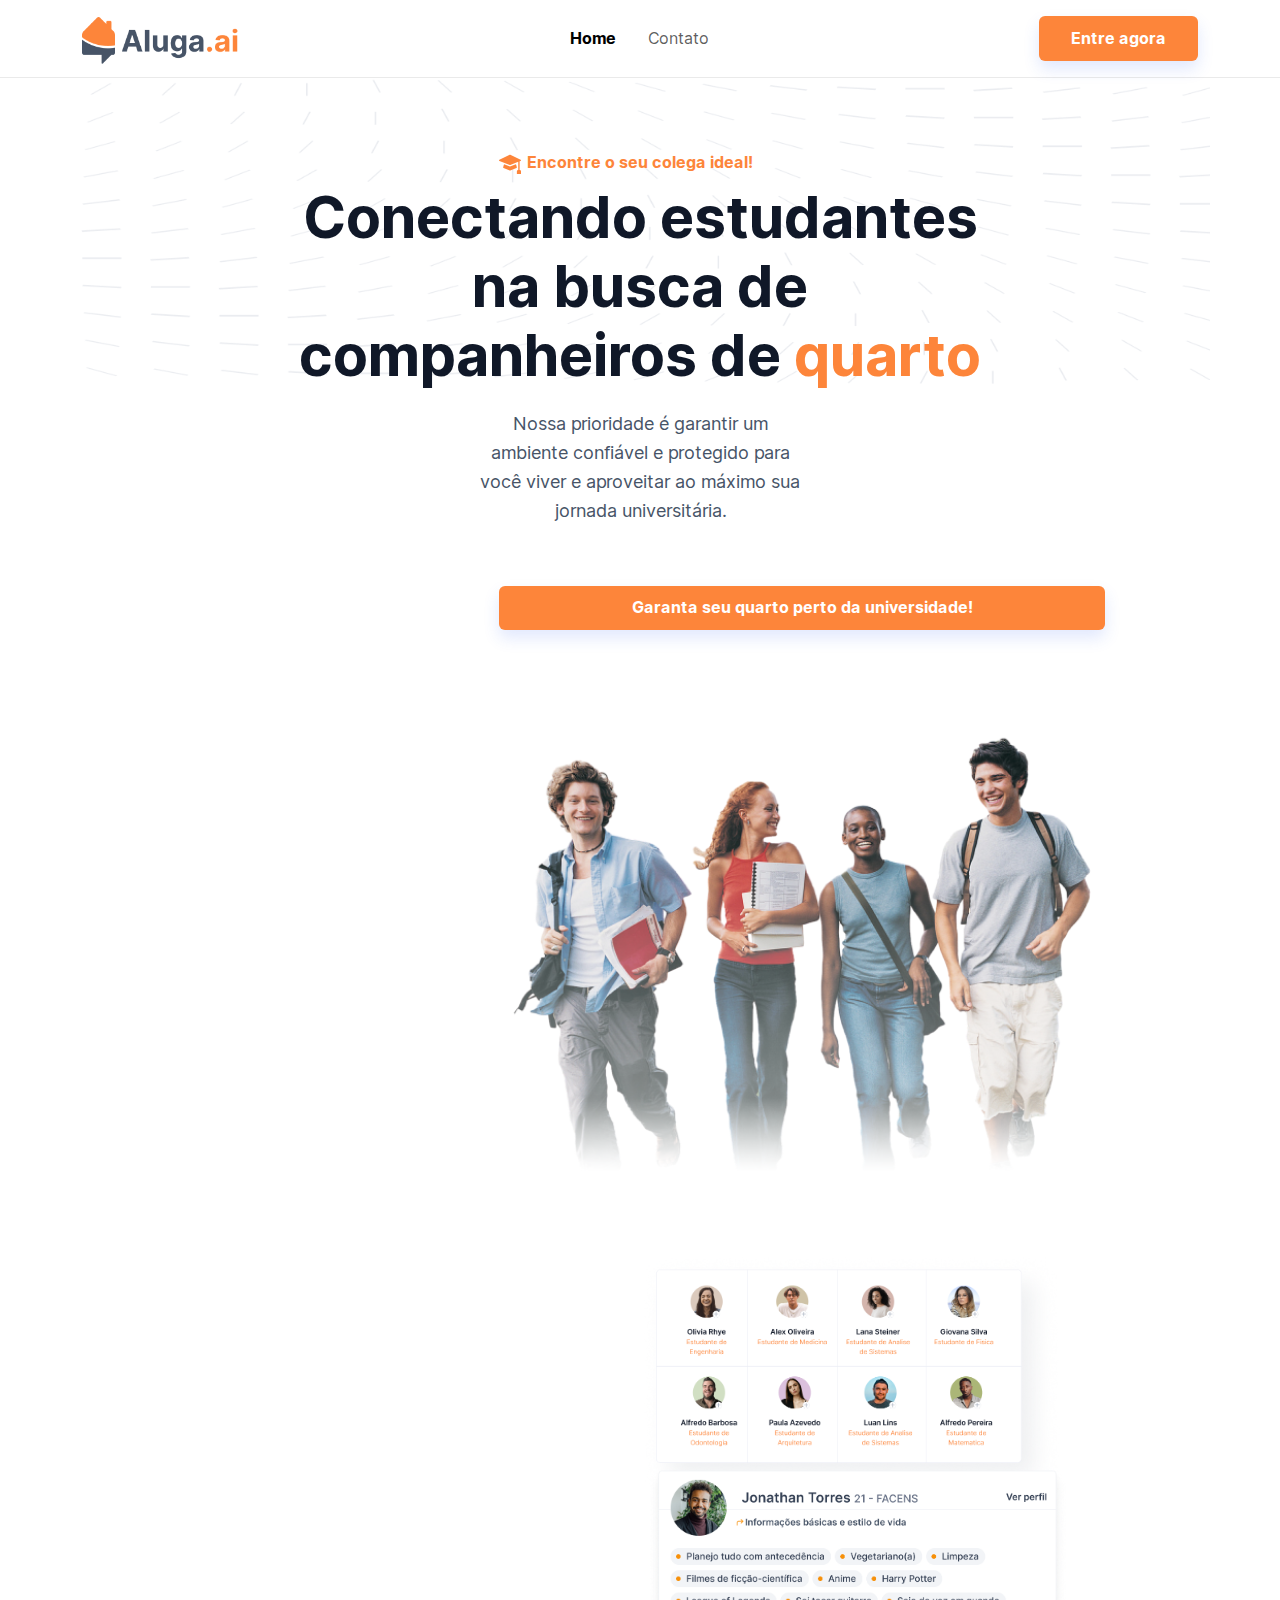
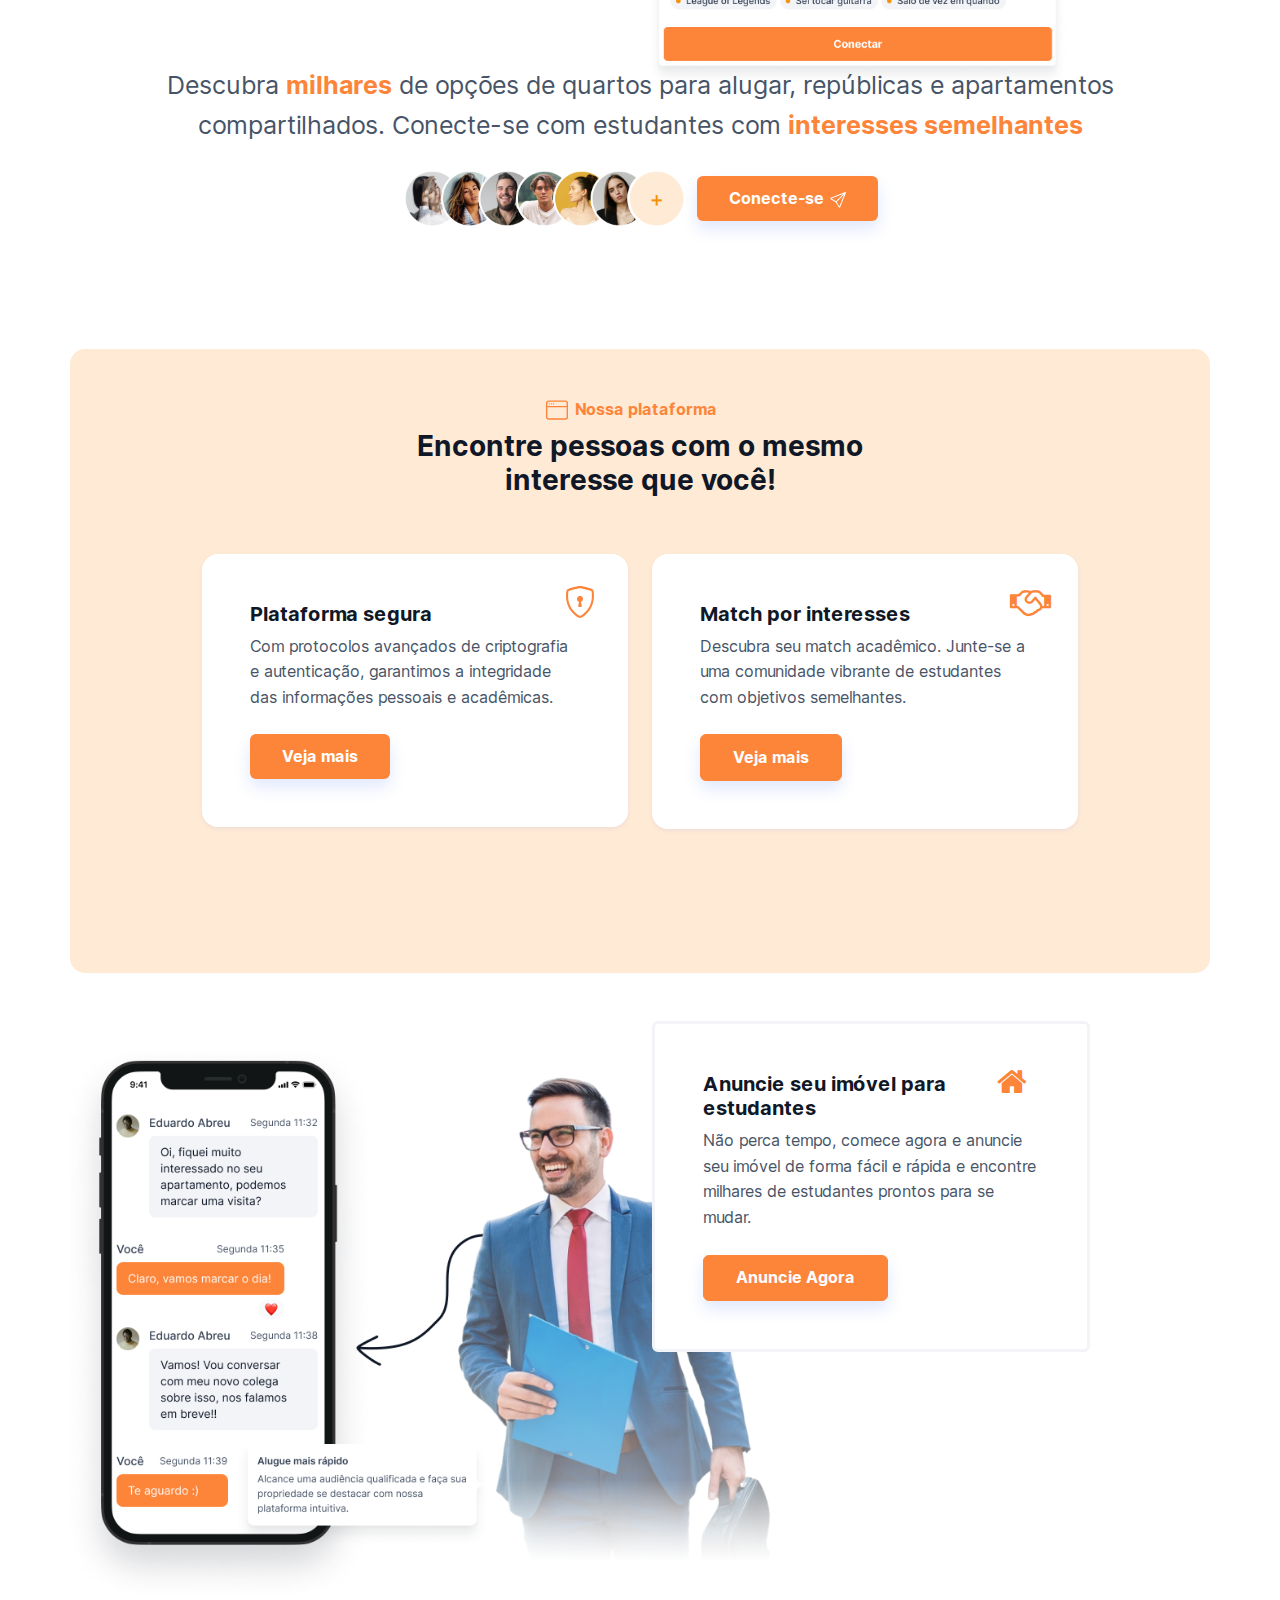
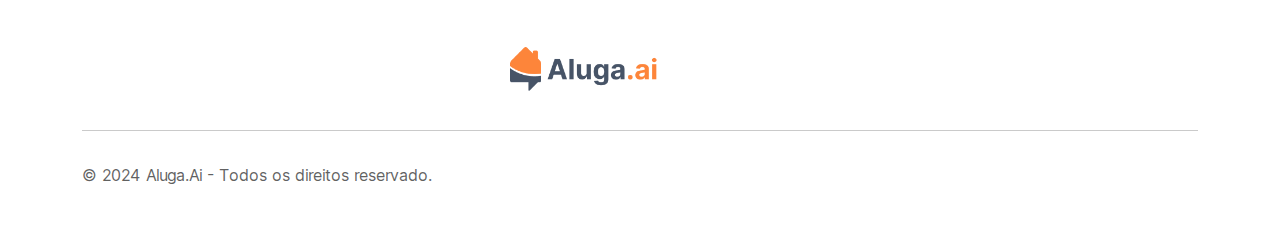
<file: index.html>
<!DOCTYPE html>
<html data-bs-theme="light" lang="en">

<head>
    <meta charset="utf-8">
    <meta name="viewport" content="width=device-width, initial-scale=1.0, shrink-to-fit=no">
    <title>Home - Brand</title>
    <link rel="stylesheet" href="assets/bootstrap/css/bootstrap.min.css">
    <link rel="stylesheet" href="assets/css/Inter.css">
    <link rel="stylesheet" href="https://cdnjs.cloudflare.com/ajax/libs/font-awesome/4.7.0/css/font-awesome.min.css">
    <link rel="stylesheet" href="https://cdnjs.cloudflare.com/ajax/libs/animate.css/3.5.2/animate.min.css">
    <link rel="stylesheet" href="assets/css/styles.css">
    <script>
        (function (h, o, t, j, a, r) {
            h.hj = h.hj || function () { (h.hj.q = h.hj.q || []).push(arguments) };
            h._hjSettings = { hjid: 4976291, hjsv: 6 };
            a = o.getElementsByTagName('head')[0];
            r = o.createElement('script'); r.async = 1;
            r.src = t + h._hjSettings.hjid + j + h._hjSettings.hjsv;
            a.appendChild(r);
        })(window, document, 'https://static.hotjar.com/c/hotjar-', '.js?sv=');
    </script>
</head>

<div class="wrapper">
    <body>
        <nav class="navbar navbar-expand-md sticky-top navbar-shrink py-3 navbar-light" id="mainNav">
            <div class="container"><button data-bs-toggle="collapse" class="navbar-toggler" data-bs-target="#navcol-1"><span
                        class="visually-hidden">Toggle navigation</span><span
                        class="navbar-toggler-icon"></span></button><img id="alugaailogo"
                    src="assets/img/products/Frame%201.png" style="width: 158px;margin-left: 0px;margin-top: -26px;">
                <div class="collapse navbar-collapse" id="navcol-1">
                    <ul class="navbar-nav mx-auto">
                        <li class="nav-item"><a class="nav-link active" href="index.html"
                                style="border-color: rgb(16,24,40);">Home</a></li>
                        <li class="nav-item"><a class="nav-link" href="contacts.html">Contato</a></li>
                    </ul><a class="btn btn-primary shadow" role="button" href="signup.html"
                        style="background: rgb(253,133,58);border-radius: 6px;border-style: none;">Entre agora</a>
                </div>
            </div>
        </nav>
        <header class="text-sm-start bg-primary-gradient" id="subir" style="background: #ffffff;margin-bottom: 0px;">
            <div class="container pt-4 pt-xs-5"
                style="background: url(&quot;assets/img/Line%20pattern.png&quot;) top / contain no-repeat;overflow: visible;width: 1350px;">
                <div class="row pt-5">
                    <div class="col-md-10 col-xl-8 col-xxl-10 text-center text-md-start mx-auto" id="baixo">
                        <div class="text-center">
                            <p class="fw-bold mb-2" id="titulopequeno" style="font-family: 'Inter';color: rgb(253,133,58);">
                                <svg xmlns="http://www.w3.org/2000/svg" width="1em" height="1em" fill="currentColor"
                                    viewBox="0 0 16 16" class="bi bi-mortarboard-fill"
                                    style="font-size: 22px;margin-right: 6px;margin-left: -29px;">
                                    <path
                                        d="M8.211 2.047a.5.5 0 0 0-.422 0l-7.5 3.5a.5.5 0 0 0 .025.917l7.5 3a.5.5 0 0 0 .372 0L14 7.14V13a1 1 0 0 0-1 1v2h3v-2a1 1 0 0 0-1-1V6.739l.686-.275a.5.5 0 0 0 .025-.917l-7.5-3.5Z">
                                    </path>
                                    <path
                                        d="M4.176 9.032a.5.5 0 0 0-.656.327l-.5 1.7a.5.5 0 0 0 .294.605l4.5 1.8a.5.5 0 0 0 .372 0l4.5-1.8a.5.5 0 0 0 .294-.605l-.5-1.7a.5.5 0 0 0-.656-.327L8 10.466z">
                                    </path>
                                </svg>Encontre o seu colega ideal!</p>
                            <h1 class="fw-bold" id="headingsite" style="font-size: 57.52px;color: #101828;">Conectando
                                estudantes na busca de companheiros de <span style="color: rgb(253, 133, 58);">quarto</span>
                            </h1>
                        </div>
                        <p id="subsite"
                            style="text-align: center;font-family: 'Inter';color: #475467;font-size: 18px;margin-left: 190px;margin-right: 190px;">
                            Nossa prioridade é garantir um ambiente confiável e protegido para você viver e aproveitar ao
                            máximo sua jornada universitária.</p><a
                            class="btn btn-primary shadow d-xxl-flex justify-content-xxl-center align-items-xxl-center"
                            role="button" data-bss-hover-animate="pulse" id="btnmeio" href="signup.html"
                            style="background: rgb(253,133,58);border-radius: 6px;border-style: none;text-align: center;width: 606px;margin-left: 227px;margin-top: 27px;margin-bottom: 27px;font-family: 'Inter';">Veja
                            mais</a><a
                            class="btn btn-primary shadow d-xxl-flex justify-content-xxl-center align-items-xxl-center"
                            role="button" data-bss-hover-animate="pulse" id="btnmeio-1" href="signup.html"
                            style="background: rgb(253,133,58);border-radius: 6px;border-style: none;text-align: center;width: 606px;margin-left: 227px;margin-top: 27px;margin-bottom: 27px;font-family: 'Inter';">Garanta
                            seu quarto perto da universidade!</a>
                        <p
                            style="text-align: center;font-family: 'Inter';color: #8e9399;font-size: 15px;margin-left: 190px;margin-right: 190px;font-style: italic;">
                        </p>
                    </div>
                    <div class="col-12 col-lg-10 mx-auto">
                        <div id="essadiv" class="position-relative"
                            style="display: flex;flex-wrap: wrap;justify-content: flex-end;">
                            <div style="position: relative;flex: 0 0 45%;transform: translate3d(-15%, 35%, 0);"></div>
                            <div style="position: relative;flex: 0 0 45%;transform: translate3d(-15%, 35%, 0);"></div><img
                                class="img-fluid" id="happy" src="assets/img/products/happy-students%201.png"
                                style="width: 590px;">
                            <div style="position: relative;flex: 0 0 45%;transform: translate3d(-5%, 20%, 0);"><img
                                    class="img-fluid" data-bss-parallax="" data-bss-parallax-speed="0.4" id="friendslist"
                                    src="assets/img/products/Group%2042.png" style="width: 484px;margin-left: -22px;"><img
                                    class="img-fluid" data-bss-parallax="" data-bss-parallax-speed="0.4" id="intcards"
                                    src="assets/img/products/Group%2043%20(1).png"
                                    style="width: 446.195px;margin-top: -1px;margin-left: -16px;"></div>
                            <div style="position: relative;flex: 0 0 60%;transform: translate3d(0, 0%, 0);"></div>
                        </div>
                    </div>
                </div>
            </div>
        </header>
        <section class="py-5">
            <div class="container text-center py-5">
                <p id="txt1" class="mb-4" style="font-size: 1.6rem;color: rgb(71,84,103);">Descubra <strong><span
                            style="color: rgb(253, 133, 58);">milhares</span></strong> de opções de quartos para alugar,
                    repúblicas e apartamentos compartilhados. Conecte-se com estudantes com <strong><span
                            style="color: rgb(253, 133, 58);">interesses semelhantes</span></strong></p><a href="#"> </a><a
                    href="#"> </a><a href="#"> </a><a href="#"> </a><a href="#"> </a><a href="#"> </a><img id="avatars"
                    src="assets/img/products/Avatars.png"
                    style="width: 283px;text-align: center;margin-left: -40px;margin-right: 11px;" width="283"
                    height="59"><a class="btn btn-primary shadow" role="button" href="signup.html"
                    style="background: rgb(253,133,58);border-radius: 6px;border-style: none;margin-bottom: 24px;">Conecte-se<svg
                        xmlns="http://www.w3.org/2000/svg" width="1em" height="1em" fill="currentColor" viewBox="0 0 16 16"
                        class="bi bi-send swing animated infinite" style="margin-left: 6px;">
                        <path
                            d="M15.854.146a.5.5 0 0 1 .11.54l-5.819 14.547a.75.75 0 0 1-1.329.124l-3.178-4.995L.643 7.184a.75.75 0 0 1 .124-1.33L15.314.037a.5.5 0 0 1 .54.11ZM6.636 10.07l2.761 4.338L14.13 2.576zm6.787-8.201L1.591 6.602l4.339 2.76 7.494-7.493Z">
                        </path>
                    </svg></a>
            </div>
        </section>
        <section>
            <div class="container bg-primary-gradient py-5" style="background: #ffead5;border-radius: 15px;">
                <div class="row">
                    <div class="col-md-8 col-xl-6 text-center mx-auto">
                        <p class="fw-bold mb-2" style="color: rgb(253,133,58);font-family: 'Inter';"><svg
                                xmlns="http://www.w3.org/2000/svg" width="1em" height="1em" fill="currentColor"
                                viewBox="0 0 16 16" class="bi bi-window"
                                style="font-size: 22px;margin-right: 7px;margin-left: -18px;">
                                <path
                                    d="M2.5 4a.5.5 0 1 0 0-1 .5.5 0 0 0 0 1m2-.5a.5.5 0 1 1-1 0 .5.5 0 0 1 1 0m1 .5a.5.5 0 1 0 0-1 .5.5 0 0 0 0 1">
                                </path>
                                <path
                                    d="M2 1a2 2 0 0 0-2 2v10a2 2 0 0 0 2 2h12a2 2 0 0 0 2-2V3a2 2 0 0 0-2-2zm13 2v2H1V3a1 1 0 0 1 1-1h12a1 1 0 0 1 1 1M2 14a1 1 0 0 1-1-1V6h14v7a1 1 0 0 1-1 1z">
                                </path>
                            </svg>Nossa plataforma</p>
                        <h3 class="fw-bold" style="color: rgb(16,24,40);font-family: 'Inter';">Encontre pessoas com o mesmo
                            interesse que você!</h3>
                    </div>
                </div>
                <div class="py-5 p-lg-5">
                    <div class="row row-cols-1 row-cols-md-2 mx-auto" style="max-width: 900px;">
                        <div class="col mb-5">
                            <div class="card shadow-sm">
                                <div class="card-body px-4 py-5 px-md-5">
                                    <div class="bs-icon-lg d-flex justify-content-center align-items-center mb-3 bs-icon"
                                        style="top: 1rem;right: 1rem;position: absolute;"><svg
                                            xmlns="http://www.w3.org/2000/svg" width="1em" height="1em" fill="currentColor"
                                            viewBox="0 0 16 16" class="bi bi-shield-lock" style="color: rgb(253,133,58);">
                                            <path
                                                d="M5.338 1.59a61.44 61.44 0 0 0-2.837.856.481.481 0 0 0-.328.39c-.554 4.157.726 7.19 2.253 9.188a10.725 10.725 0 0 0 2.287 2.233c.346.244.652.42.893.533.12.057.218.095.293.118a.55.55 0 0 0 .101.025.615.615 0 0 0 .1-.025c.076-.023.174-.061.294-.118.24-.113.547-.29.893-.533a10.726 10.726 0 0 0 2.287-2.233c1.527-1.997 2.807-5.031 2.253-9.188a.48.48 0 0 0-.328-.39c-.651-.213-1.75-.56-2.837-.855C9.552 1.29 8.531 1.067 8 1.067c-.53 0-1.552.223-2.662.524zM5.072.56C6.157.265 7.31 0 8 0s1.843.265 2.928.56c1.11.3 2.229.655 2.887.87a1.54 1.54 0 0 1 1.044 1.262c.596 4.477-.787 7.795-2.465 9.99a11.775 11.775 0 0 1-2.517 2.453 7.159 7.159 0 0 1-1.048.625c-.28.132-.581.24-.829.24s-.548-.108-.829-.24a7.158 7.158 0 0 1-1.048-.625 11.777 11.777 0 0 1-2.517-2.453C1.928 10.487.545 7.169 1.141 2.692A1.54 1.54 0 0 1 2.185 1.43 62.456 62.456 0 0 1 5.072.56">
                                            </path>
                                            <path
                                                d="M9.5 6.5a1.5 1.5 0 0 1-1 1.415l.385 1.99a.5.5 0 0 1-.491.595h-.788a.5.5 0 0 1-.49-.595l.384-1.99a1.5 1.5 0 1 1 2-1.415z">
                                            </path>
                                        </svg></div>
                                    <h5 class="fw-bold card-title" style="color: #101828;font-family: 'Inter';">Plataforma
                                        segura</h5>
                                    <p class="card-text mb-4" style="color: rgb(71,84,103);font-family: 'Inter';">Com
                                        protocolos avançados de criptografia e autenticação, garantimos a integridade das
                                        informações pessoais e acadêmicas.</p><button class="btn btn-primary shadow"
                                        type="button"
                                        style="background: rgb(253,133,58);border-radius: 6px;border-style: none;">Veja
                                        mais</button>
                                </div>
                            </div>
                        </div>
                        <div class="col-xxl-6 mb-5">
                            <div class="card shadow-sm">
                                <div class="card-body px-4 py-5 px-md-5">
                                    <div class="bs-icon-lg d-flex justify-content-center align-items-center mb-3 bs-icon"
                                        style="top: 1rem;right: 1rem;position: absolute;"><i class="fa fa-handshake-o"
                                            style="color: rgb(253,133,58);"></i></div>
                                    <h5 class="fw-bold card-title" style="color: rgb(16,24,40);font-family: 'Inter';">Match
                                        por interesses</h5>
                                    <p class="card-text mb-4" style="color: rgb(71,84,103);font-family: 'Inter';">Descubra
                                        seu match acadêmico. Junte-se a uma comunidade vibrante de estudantes com objetivos
                                        semelhantes.</p><button class="btn btn-primary shadow" type="button"
                                        style="border-radius: 6px;border-color: #fd853a;background: #fd853a;">Veja
                                        mais</button>
                                </div>
                            </div>
                        </div>
                    </div>
                </div>
            </div>
        </section>
        <section>
            <div class="container py-5">
                <div class="mx-auto" style="max-width: 900px;">
                    <div class="row row-cols-1 row-cols-md-2 d-flex justify-content-center">
                        <div class="col offset-xxl-0 mb-4">
                            <div class="card bg-secondary-subtle"></div><img id="phone"
                                src="assets/img/products/Group%2044%20(2).png">
                        </div>
                        <div class="col mb-4">
                            <div class="card bg-info-subtle">
                                <div class="card-body px-4 py-5 px-md-5"
                                    style="background: var(--bs-body-bg);border-radius: 6px;border-style: solid;border-color: #f2f4f7;">
                                    <div class="bs-icon-lg d-flex justify-content-center align-items-center mb-3 bs-icon"
                                        style="top: 1rem;right: 1rem;position: absolute;"><i class="fa fa-home"
                                            style="color: rgb(253,133,58);"></i></div>
                                    <h5 class="fw-bold card-title" style="color: rgb(16,24,40);font-family: 'Inter';">
                                        Anuncie seu imóvel para estudantes </h5>
                                    <p class="card-text mb-4" style="color: rgb(71,84,103);font-family: 'Inter';">Não perca
                                        tempo, comece agora e anuncie seu imóvel de forma fácil e rápida e encontre milhares
                                        de estudantes prontos para se mudar. </p><button class="btn btn-primary shadow"
                                        data-bss-hover-animate="bounce" type="button"
                                        style="border-radius: 6px;border-color: #fd853a;background: #fd853a;">Anuncie
                                        Agora</button>
                                </div>
                            </div>
                        </div>
                    </div>
                </div>
                <div class="col mb-4">
                    <div class="card bg-primary-subtle"></div>
                </div>
            </div>
        </section>
        <footer class="bg-primary-gradient" style="background: var(--bs-body-bg);">
            <div class="container py-4 py-lg-5" style="background: var(--bs-body-bg);margin-top: -99px;">
                <div class="row justify-content-center">
                    <div
                        class="col-12 col-lg-3 col-xxl-3 offset-0 offset-xxl-0 text-center text-lg-start d-flex flex-column align-items-center order-first align-items-lg-start order-lg-last">
                        <div class="fw-bold d-flex align-items-center mb-2"></div><img id="logoalugaai"
                            src="assets/img/products/Frame%201.png"
                            style="width: 149px;margin-bottom: 23px;margin-left: 129px;"><a href="index.html"
                            style="border-color: rgb(16,24,40);"></a>
                    </div>
                    <div class="col-xl-10 col-xxl-9 offset-xxl-0"></div>
                </div>
                <hr>
                <div class="text-muted d-flex justify-content-between align-items-center pt-3">
                    <p class="text-start d-xxl-flex mb-0" id="rodape" style="margin-left: 0px;">© 2024 Aluga.Ai - Todos os
                        direitos reservado.</p>
                </div>
            </div>
        </footer>
        <script src="https://cdn.jsdelivr.net/npm/bootstrap@5.3.2/dist/js/bootstrap.bundle.min.js"></script>
        <script src="assets/js/bs-init.js"></script>
        <script src="assets/js/bold-and-bright.js"></script>
    </body>
</div>


</html>
</file>
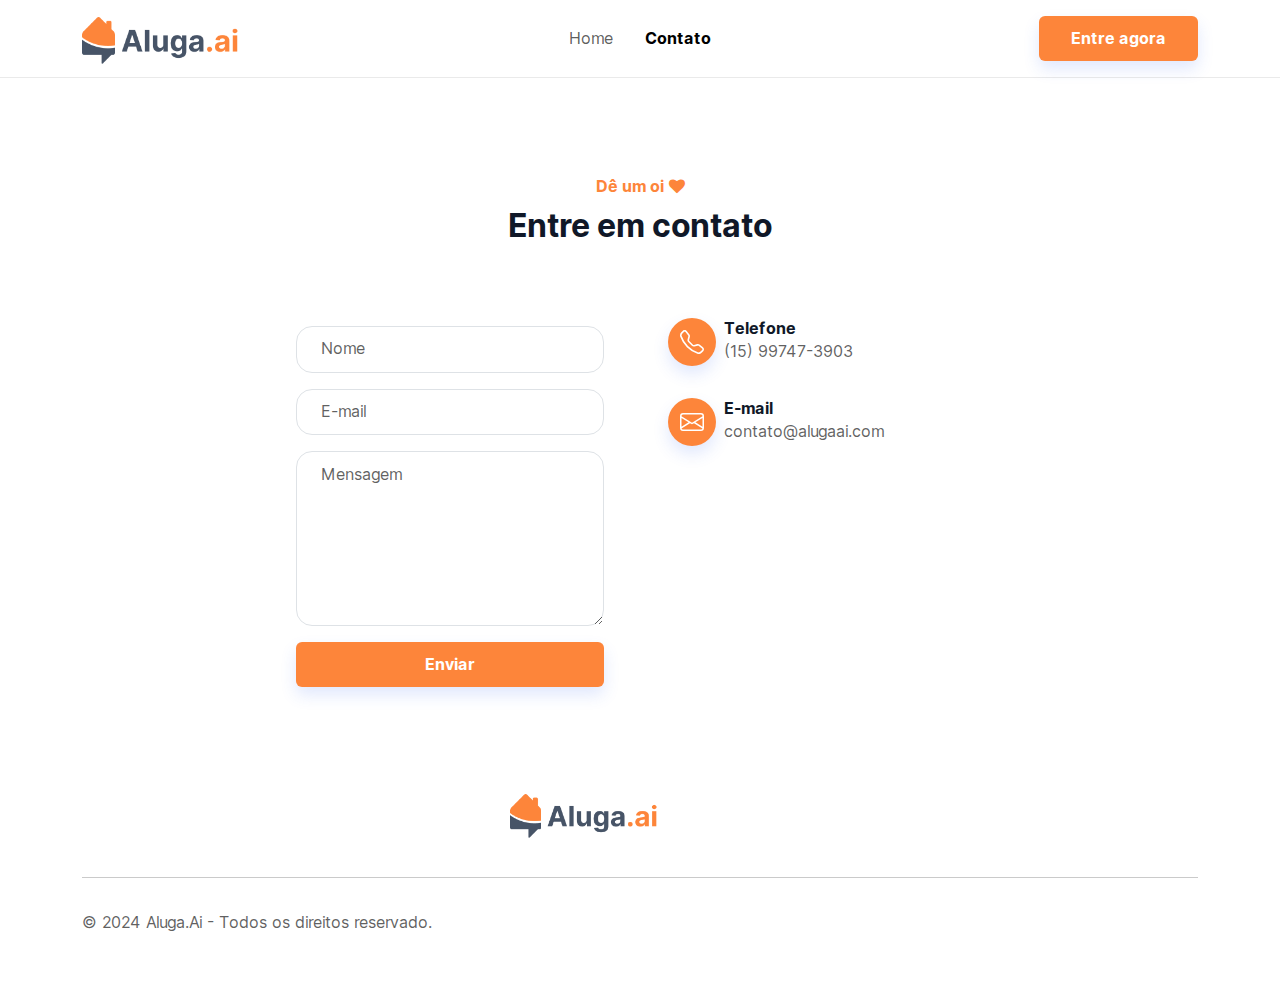
<file: contacts.html>
<!DOCTYPE html>
<html data-bs-theme="light" lang="en">

<head>
    <meta charset="utf-8">
    <meta name="viewport" content="width=device-width, initial-scale=1.0, shrink-to-fit=no">
    <title>Contacts - Brand</title>
    <link rel="stylesheet" href="assets/bootstrap/css/bootstrap.min.css">
    <link rel="stylesheet" href="assets/css/Inter.css">
    <link rel="stylesheet" href="https://cdnjs.cloudflare.com/ajax/libs/font-awesome/4.7.0/css/font-awesome.min.css">
    <link rel="stylesheet" href="assets/css/styles.css">
    <script>
        (function(h,o,t,j,a,r){
            h.hj=h.hj||function(){(h.hj.q=h.hj.q||[]).push(arguments)};
            h._hjSettings={hjid:4976291,hjsv:6};
            a=o.getElementsByTagName('head')[0];
            r=o.createElement('script');r.async=1;
            r.src=t+h._hjSettings.hjid+j+h._hjSettings.hjsv;
            a.appendChild(r);
        })(window,document,'https://static.hotjar.com/c/hotjar-','.js?sv=');
      </script>
</head>

<div class="wrapper">

    <body>
        <nav class="navbar navbar-expand-md sticky-top navbar-shrink py-3 navbar-light" id="mainNav">
            <div class="container"><button data-bs-toggle="collapse" class="navbar-toggler" data-bs-target="#navcol-1"><span class="visually-hidden">Toggle navigation</span><span class="navbar-toggler-icon"></span></button><img id="alugaailogo" src="assets/img/products/Frame%201.png" style="width: 158px;margin-left: 0px;margin-top: -26px;">
                <div class="collapse navbar-collapse" id="navcol-1">
                    <ul class="navbar-nav mx-auto">
                        <li class="nav-item"><a class="nav-link" href="index.html" style="border-color: rgb(16,24,40);">Home</a></li>
                        <li class="nav-item"><a class="nav-link active" href="contacts.html">Contato</a></li>
                    </ul><a class="btn btn-primary shadow" role="button" href="signup.html" style="background: rgb(253,133,58);border-radius: 6px;border-style: none;">Entre agora</a>
                </div>
            </div>
        </nav>
        <section class="py-5">
            <div class="container py-5">
                <div class="row mb-5">
                    <div class="col-md-8 col-xl-6 text-center mx-auto">
                        <p class="fw-bold mb-2" style="color: rgb(253,133,58);">Dê um oi<i class="fa fa-heart" style="margin-left: 5px;"></i></p>
                        <h2 class="fw-bold" style="color: #101828;">Entre em contato</h2>
                    </div>
                </div>
                <div class="row d-flex justify-content-center">
                    <div class="col-md-6 col-xl-4">
                        <div>
                            <form class="p-3 p-xl-4" method="post" data-bs-theme="light">
                                <div class="mb-3"><input class="form-control" type="text" id="name-1" name="name" placeholder="Nome"></div>
                                <div class="mb-3"><input class="form-control" type="email" id="email-1" name="email" placeholder="E-mail"></div>
                                <div class="mb-3"><textarea class="form-control" id="message-1" name="message" rows="6" placeholder="Mensagem"></textarea></div>
                                <div><button class="btn btn-primary shadow d-block w-100" type="submit" style="border-radius: 6px;border-style: none;border-color: rgb(253,133,58);background: #fd853a;">Enviar</button></div>
                            </form>
                        </div>
                    </div>
                    <div class="col-md-4 col-xl-4 d-flex justify-content-center justify-content-xl-start">
                        <div class="d-flex flex-wrap flex-md-column justify-content-md-start align-items-md-start h-100">
                            <div class="d-flex align-items-center p-3">
                                <div class="bs-icon-md bs-icon-circle bs-icon-primary shadow d-flex flex-shrink-0 justify-content-center align-items-center d-inline-block bs-icon bs-icon-md" style="background: rgb(253,133,58);"><svg xmlns="http://www.w3.org/2000/svg" width="1em" height="1em" fill="currentColor" viewBox="0 0 16 16" class="bi bi-telephone">
                                        <path d="M3.654 1.328a.678.678 0 0 0-1.015-.063L1.605 2.3c-.483.484-.661 1.169-.45 1.77a17.568 17.568 0 0 0 4.168 6.608 17.569 17.569 0 0 0 6.608 4.168c.601.211 1.286.033 1.77-.45l1.034-1.034a.678.678 0 0 0-.063-1.015l-2.307-1.794a.678.678 0 0 0-.58-.122l-2.19.547a1.745 1.745 0 0 1-1.657-.459L5.482 8.062a1.745 1.745 0 0 1-.46-1.657l.548-2.19a.678.678 0 0 0-.122-.58L3.654 1.328zM1.884.511a1.745 1.745 0 0 1 2.612.163L6.29 2.98c.329.423.445.974.315 1.494l-.547 2.19a.678.678 0 0 0 .178.643l2.457 2.457a.678.678 0 0 0 .644.178l2.189-.547a1.745 1.745 0 0 1 1.494.315l2.306 1.794c.829.645.905 1.87.163 2.611l-1.034 1.034c-.74.74-1.846 1.065-2.877.702a18.634 18.634 0 0 1-7.01-4.42 18.634 18.634 0 0 1-4.42-7.009c-.362-1.03-.037-2.137.703-2.877L1.885.511z"></path>
                                    </svg></div>
                                <div class="px-2">
                                    <h6 class="fw-bold mb-0" style="color: rgb(16,24,40);">Telefone</h6>
                                    <p class="text-muted mb-0">(15) 99747-3903</p>
                                </div>
                            </div>
                            <div class="d-flex align-items-center p-3">
                                <div class="bs-icon-md bs-icon-circle bs-icon-primary shadow d-flex flex-shrink-0 justify-content-center align-items-center d-inline-block bs-icon bs-icon-md" style="background: rgb(253,133,58);"><svg xmlns="http://www.w3.org/2000/svg" width="1em" height="1em" fill="currentColor" viewBox="0 0 16 16" class="bi bi-envelope">
                                        <path d="M0 4a2 2 0 0 1 2-2h12a2 2 0 0 1 2 2v8a2 2 0 0 1-2 2H2a2 2 0 0 1-2-2zm2-1a1 1 0 0 0-1 1v.217l7 4.2 7-4.2V4a1 1 0 0 0-1-1zm13 2.383-4.708 2.825L15 11.105zm-.034 6.876-5.64-3.471L8 9.583l-1.326-.795-5.64 3.47A1 1 0 0 0 2 13h12a1 1 0 0 0 .966-.741M1 11.105l4.708-2.897L1 5.383z"></path>
                                    </svg></div>
                                <div class="px-2">
                                    <h6 class="fw-bold mb-0" style="color: rgb(16,24,40);">E-mail</h6>
                                    <p class="text-muted mb-0">contato@alugaai.com</p>
                                </div>
                            </div>
                        </div>
                    </div>
                </div>
            </div>
        </section>
        <footer class="bg-primary-gradient" style="background: var(--bs-body-bg);">
            <div class="container py-4 py-lg-5" style="background: var(--bs-body-bg);margin-top: -99px;">
                <div class="row justify-content-center">
                    <div class="col-12 col-lg-3 col-xxl-3 offset-0 offset-xxl-0 text-center text-lg-start d-flex flex-column align-items-center order-first align-items-lg-start order-lg-last">
                        <div class="fw-bold d-flex align-items-center mb-2"></div><img id="logoalugaai" src="assets/img/products/Frame%201.png" style="width: 149px;margin-bottom: 23px;margin-left: 129px;"><a href="index.html" style="border-color: rgb(16,24,40);"></a>
                    </div>
                    <div class="col-xl-10 col-xxl-9 offset-xxl-0"></div>
                </div>
                <hr>
                <div class="text-muted d-flex justify-content-between align-items-center pt-3">
                    <p class="text-start d-xxl-flex mb-0" id="rodape" style="margin-left: 0px;">© 2024 Aluga.Ai - Todos os direitos reservado.</p>
                </div>
            </div>
        </footer>
        <script src="https://cdn.jsdelivr.net/npm/bootstrap@5.3.2/dist/js/bootstrap.bundle.min.js"></script>
        <script src="assets/js/bs-init.js"></script>
        <script src="assets/js/bold-and-bright.js"></script>
    </body>
</div>

</html>
</file>
<file: assets/css/Inter.css>
@font-face {
	font-family: 'Inter';
	src: url(../../assets/fonts/Inter-9e820f890a902c7e4435baaa5842de36.woff2) format('woff2');
	font-weight: 300;
	font-style: normal;
	font-display: swap;
	unicode-range: U+0460-052F, U+1C80-1C88, U+20B4, U+2DE0-2DFF, U+A640-A69F, U+FE2E-FE2F;
}

@font-face {
	font-family: 'Inter';
	src: url(../../assets/fonts/Inter-d6be2a1029c3e3205fc5d365995e3a7d.woff2) format('woff2');
	font-weight: 300;
	font-style: normal;
	font-display: swap;
	unicode-range: U+0301, U+0400-045F, U+0490-0491, U+04B0-04B1, U+2116;
}

@font-face {
	font-family: 'Inter';
	src: url(../../assets/fonts/Inter-b70f414227ae88d96fc67b1ddb664798.woff2) format('woff2');
	font-weight: 300;
	font-style: normal;
	font-display: swap;
	unicode-range: U+1F00-1FFF;
}

@font-face {
	font-family: 'Inter';
	src: url(../../assets/fonts/Inter-24524e9f8d743bd08a0949a81a3da964.woff2) format('woff2');
	font-weight: 300;
	font-style: normal;
	font-display: swap;
	unicode-range: U+0370-0377, U+037A-037F, U+0384-038A, U+038C, U+038E-03A1, U+03A3-03FF;
}

@font-face {
	font-family: 'Inter';
	src: url(../../assets/fonts/Inter-6b26f65f7530b6ceac763b91cccb475d.woff2) format('woff2');
	font-weight: 300;
	font-style: normal;
	font-display: swap;
	unicode-range: U+0102-0103, U+0110-0111, U+0128-0129, U+0168-0169, U+01A0-01A1, U+01AF-01B0, U+0300-0301, U+0303-0304, U+0308-0309, U+0323, U+0329, U+1EA0-1EF9, U+20AB;
}

@font-face {
	font-family: 'Inter';
	src: url(../../assets/fonts/Inter-aba6800f089d7268aba91f53f4d29859.woff2) format('woff2');
	font-weight: 300;
	font-style: normal;
	font-display: swap;
	unicode-range: U+0100-02AF, U+0304, U+0308, U+0329, U+1E00-1E9F, U+1EF2-1EFF, U+2020, U+20A0-20AB, U+20AD-20C0, U+2113, U+2C60-2C7F, U+A720-A7FF;
}

@font-face {
	font-family: 'Inter';
	src: url(../../assets/fonts/Inter-d9baa2bba73b6e4fbdd8f46c0284c79d.woff2) format('woff2');
	font-weight: 300;
	font-style: normal;
	font-display: swap;
	unicode-range: U+0000-00FF, U+0131, U+0152-0153, U+02BB-02BC, U+02C6, U+02DA, U+02DC, U+0304, U+0308, U+0329, U+2000-206F, U+2074, U+20AC, U+2122, U+2191, U+2193, U+2212, U+2215, U+FEFF, U+FFFD;
}

@font-face {
	font-family: 'Inter';
	src: url(../../assets/fonts/Inter-9e820f890a902c7e4435baaa5842de36.woff2) format('woff2');
	font-weight: 400;
	font-style: normal;
	font-display: swap;
	unicode-range: U+0460-052F, U+1C80-1C88, U+20B4, U+2DE0-2DFF, U+A640-A69F, U+FE2E-FE2F;
}

@font-face {
	font-family: 'Inter';
	src: url(../../assets/fonts/Inter-d6be2a1029c3e3205fc5d365995e3a7d.woff2) format('woff2');
	font-weight: 400;
	font-style: normal;
	font-display: swap;
	unicode-range: U+0301, U+0400-045F, U+0490-0491, U+04B0-04B1, U+2116;
}

@font-face {
	font-family: 'Inter';
	src: url(../../assets/fonts/Inter-b70f414227ae88d96fc67b1ddb664798.woff2) format('woff2');
	font-weight: 400;
	font-style: normal;
	font-display: swap;
	unicode-range: U+1F00-1FFF;
}

@font-face {
	font-family: 'Inter';
	src: url(../../assets/fonts/Inter-24524e9f8d743bd08a0949a81a3da964.woff2) format('woff2');
	font-weight: 400;
	font-style: normal;
	font-display: swap;
	unicode-range: U+0370-0377, U+037A-037F, U+0384-038A, U+038C, U+038E-03A1, U+03A3-03FF;
}

@font-face {
	font-family: 'Inter';
	src: url(../../assets/fonts/Inter-6b26f65f7530b6ceac763b91cccb475d.woff2) format('woff2');
	font-weight: 400;
	font-style: normal;
	font-display: swap;
	unicode-range: U+0102-0103, U+0110-0111, U+0128-0129, U+0168-0169, U+01A0-01A1, U+01AF-01B0, U+0300-0301, U+0303-0304, U+0308-0309, U+0323, U+0329, U+1EA0-1EF9, U+20AB;
}

@font-face {
	font-family: 'Inter';
	src: url(../../assets/fonts/Inter-aba6800f089d7268aba91f53f4d29859.woff2) format('woff2');
	font-weight: 400;
	font-style: normal;
	font-display: swap;
	unicode-range: U+0100-02AF, U+0304, U+0308, U+0329, U+1E00-1E9F, U+1EF2-1EFF, U+2020, U+20A0-20AB, U+20AD-20C0, U+2113, U+2C60-2C7F, U+A720-A7FF;
}

@font-face {
	font-family: 'Inter';
	src: url(../../assets/fonts/Inter-d9baa2bba73b6e4fbdd8f46c0284c79d.woff2) format('woff2');
	font-weight: 400;
	font-style: normal;
	font-display: swap;
	unicode-range: U+0000-00FF, U+0131, U+0152-0153, U+02BB-02BC, U+02C6, U+02DA, U+02DC, U+0304, U+0308, U+0329, U+2000-206F, U+2074, U+20AC, U+2122, U+2191, U+2193, U+2212, U+2215, U+FEFF, U+FFFD;
}

@font-face {
	font-family: 'Inter';
	src: url(../../assets/fonts/Inter-9e820f890a902c7e4435baaa5842de36.woff2) format('woff2');
	font-weight: 600;
	font-style: normal;
	font-display: swap;
	unicode-range: U+0460-052F, U+1C80-1C88, U+20B4, U+2DE0-2DFF, U+A640-A69F, U+FE2E-FE2F;
}

@font-face {
	font-family: 'Inter';
	src: url(../../assets/fonts/Inter-d6be2a1029c3e3205fc5d365995e3a7d.woff2) format('woff2');
	font-weight: 600;
	font-style: normal;
	font-display: swap;
	unicode-range: U+0301, U+0400-045F, U+0490-0491, U+04B0-04B1, U+2116;
}

@font-face {
	font-family: 'Inter';
	src: url(../../assets/fonts/Inter-b70f414227ae88d96fc67b1ddb664798.woff2) format('woff2');
	font-weight: 600;
	font-style: normal;
	font-display: swap;
	unicode-range: U+1F00-1FFF;
}

@font-face {
	font-family: 'Inter';
	src: url(../../assets/fonts/Inter-24524e9f8d743bd08a0949a81a3da964.woff2) format('woff2');
	font-weight: 600;
	font-style: normal;
	font-display: swap;
	unicode-range: U+0370-0377, U+037A-037F, U+0384-038A, U+038C, U+038E-03A1, U+03A3-03FF;
}

@font-face {
	font-family: 'Inter';
	src: url(../../assets/fonts/Inter-6b26f65f7530b6ceac763b91cccb475d.woff2) format('woff2');
	font-weight: 600;
	font-style: normal;
	font-display: swap;
	unicode-range: U+0102-0103, U+0110-0111, U+0128-0129, U+0168-0169, U+01A0-01A1, U+01AF-01B0, U+0300-0301, U+0303-0304, U+0308-0309, U+0323, U+0329, U+1EA0-1EF9, U+20AB;
}

@font-face {
	font-family: 'Inter';
	src: url(../../assets/fonts/Inter-aba6800f089d7268aba91f53f4d29859.woff2) format('woff2');
	font-weight: 600;
	font-style: normal;
	font-display: swap;
	unicode-range: U+0100-02AF, U+0304, U+0308, U+0329, U+1E00-1E9F, U+1EF2-1EFF, U+2020, U+20A0-20AB, U+20AD-20C0, U+2113, U+2C60-2C7F, U+A720-A7FF;
}

@font-face {
	font-family: 'Inter';
	src: url(../../assets/fonts/Inter-d9baa2bba73b6e4fbdd8f46c0284c79d.woff2) format('woff2');
	font-weight: 600;
	font-style: normal;
	font-display: swap;
	unicode-range: U+0000-00FF, U+0131, U+0152-0153, U+02BB-02BC, U+02C6, U+02DA, U+02DC, U+0304, U+0308, U+0329, U+2000-206F, U+2074, U+20AC, U+2122, U+2191, U+2193, U+2212, U+2215, U+FEFF, U+FFFD;
}

@font-face {
	font-family: 'Inter';
	src: url(../../assets/fonts/Inter-9e820f890a902c7e4435baaa5842de36.woff2) format('woff2');
	font-weight: 700;
	font-style: normal;
	font-display: swap;
	unicode-range: U+0460-052F, U+1C80-1C88, U+20B4, U+2DE0-2DFF, U+A640-A69F, U+FE2E-FE2F;
}

@font-face {
	font-family: 'Inter';
	src: url(../../assets/fonts/Inter-d6be2a1029c3e3205fc5d365995e3a7d.woff2) format('woff2');
	font-weight: 700;
	font-style: normal;
	font-display: swap;
	unicode-range: U+0301, U+0400-045F, U+0490-0491, U+04B0-04B1, U+2116;
}

@font-face {
	font-family: 'Inter';
	src: url(../../assets/fonts/Inter-b70f414227ae88d96fc67b1ddb664798.woff2) format('woff2');
	font-weight: 700;
	font-style: normal;
	font-display: swap;
	unicode-range: U+1F00-1FFF;
}

@font-face {
	font-family: 'Inter';
	src: url(../../assets/fonts/Inter-24524e9f8d743bd08a0949a81a3da964.woff2) format('woff2');
	font-weight: 700;
	font-style: normal;
	font-display: swap;
	unicode-range: U+0370-0377, U+037A-037F, U+0384-038A, U+038C, U+038E-03A1, U+03A3-03FF;
}

@font-face {
	font-family: 'Inter';
	src: url(../../assets/fonts/Inter-6b26f65f7530b6ceac763b91cccb475d.woff2) format('woff2');
	font-weight: 700;
	font-style: normal;
	font-display: swap;
	unicode-range: U+0102-0103, U+0110-0111, U+0128-0129, U+0168-0169, U+01A0-01A1, U+01AF-01B0, U+0300-0301, U+0303-0304, U+0308-0309, U+0323, U+0329, U+1EA0-1EF9, U+20AB;
}

@font-face {
	font-family: 'Inter';
	src: url(../../assets/fonts/Inter-aba6800f089d7268aba91f53f4d29859.woff2) format('woff2');
	font-weight: 700;
	font-style: normal;
	font-display: swap;
	unicode-range: U+0100-02AF, U+0304, U+0308, U+0329, U+1E00-1E9F, U+1EF2-1EFF, U+2020, U+20A0-20AB, U+20AD-20C0, U+2113, U+2C60-2C7F, U+A720-A7FF;
}

@font-face {
	font-family: 'Inter';
	src: url(../../assets/fonts/Inter-d9baa2bba73b6e4fbdd8f46c0284c79d.woff2) format('woff2');
	font-weight: 700;
	font-style: normal;
	font-display: swap;
	unicode-range: U+0000-00FF, U+0131, U+0152-0153, U+02BB-02BC, U+02C6, U+02DA, U+02DC, U+0304, U+0308, U+0329, U+2000-206F, U+2074, U+20AC, U+2122, U+2191, U+2193, U+2212, U+2215, U+FEFF, U+FFFD;
}

@font-face {
	font-family: 'Inter';
	src: url(../../assets/fonts/Inter-9e820f890a902c7e4435baaa5842de36.woff2) format('woff2');
	font-weight: 800;
	font-style: normal;
	font-display: swap;
	unicode-range: U+0460-052F, U+1C80-1C88, U+20B4, U+2DE0-2DFF, U+A640-A69F, U+FE2E-FE2F;
}

@font-face {
	font-family: 'Inter';
	src: url(../../assets/fonts/Inter-d6be2a1029c3e3205fc5d365995e3a7d.woff2) format('woff2');
	font-weight: 800;
	font-style: normal;
	font-display: swap;
	unicode-range: U+0301, U+0400-045F, U+0490-0491, U+04B0-04B1, U+2116;
}

@font-face {
	font-family: 'Inter';
	src: url(../../assets/fonts/Inter-b70f414227ae88d96fc67b1ddb664798.woff2) format('woff2');
	font-weight: 800;
	font-style: normal;
	font-display: swap;
	unicode-range: U+1F00-1FFF;
}

@font-face {
	font-family: 'Inter';
	src: url(../../assets/fonts/Inter-24524e9f8d743bd08a0949a81a3da964.woff2) format('woff2');
	font-weight: 800;
	font-style: normal;
	font-display: swap;
	unicode-range: U+0370-0377, U+037A-037F, U+0384-038A, U+038C, U+038E-03A1, U+03A3-03FF;
}

@font-face {
	font-family: 'Inter';
	src: url(../../assets/fonts/Inter-6b26f65f7530b6ceac763b91cccb475d.woff2) format('woff2');
	font-weight: 800;
	font-style: normal;
	font-display: swap;
	unicode-range: U+0102-0103, U+0110-0111, U+0128-0129, U+0168-0169, U+01A0-01A1, U+01AF-01B0, U+0300-0301, U+0303-0304, U+0308-0309, U+0323, U+0329, U+1EA0-1EF9, U+20AB;
}

@font-face {
	font-family: 'Inter';
	src: url(../../assets/fonts/Inter-aba6800f089d7268aba91f53f4d29859.woff2) format('woff2');
	font-weight: 800;
	font-style: normal;
	font-display: swap;
	unicode-range: U+0100-02AF, U+0304, U+0308, U+0329, U+1E00-1E9F, U+1EF2-1EFF, U+2020, U+20A0-20AB, U+20AD-20C0, U+2113, U+2C60-2C7F, U+A720-A7FF;
}

@font-face {
	font-family: 'Inter';
	src: url(../../assets/fonts/Inter-d9baa2bba73b6e4fbdd8f46c0284c79d.woff2) format('woff2');
	font-weight: 800;
	font-style: normal;
	font-display: swap;
	unicode-range: U+0000-00FF, U+0131, U+0152-0153, U+02BB-02BC, U+02C6, U+02DA, U+02DC, U+0304, U+0308, U+0329, U+2000-206F, U+2074, U+20AC, U+2122, U+2191, U+2193, U+2212, U+2215, U+FEFF, U+FFFD;
}
</file>
<file: assets/css/styles.css>
.wrapper {
  overflow-x: hidden !important;
}

@media (min-width: 300px) {
  img {
    width: 360px;
    margin-bottom: -30px;
    margin-left: -20px;
    margin-top: 30px;
  }
}

@media (min-width: 300px) {
  .fa.fa-home {
    margin-left: 30px;
    margin-top: 25px;
  }
}

@media (min-width: 1200px) {
  .fa.fa-home {
    margin-left: -60px;
  }
}

@media (min-width: 300px) {
  #txt1 {
    font-size: 20px !important;
  }
}

@media (min-width: 1200px) {
  #txt1 {
    font-size: 25px !important;
  }
}

@media (min-width: 1200px) {
  #phone {
    width: 700px;
    margin-left: -120px !important;
  }
}

@media (min-width: 300px) {
  #avatars {
    margin-left: 0px !important;
    margin-bottom: 25px;
    margin-top: 0px;
  }
}

@media (min-width: 300px) {
  #logoalugaai {
    margin-left: 0px !important;
  }
}

#rodape {
  text-align: center !important;
}

@media (min-width: 300px) {
  .pt-xs-5 {
    width: 300px !important;
  }
}

@media (min-width: 1200px) {
  .pt-xs-5 {
    width: 1500px !important;
  }
}

@media (min-width: 300px) {
  #headingsite {
    font-size: 27px !important;
  }
}

@media (min-width: 1200px) {
  #headingsite {
    font-size: 57.52px !important;
  }
}

@media (min-width: 300px) {
  #subsite {
    margin-left: 0px !important;
    margin-right: 0px !important;
    margin-top: 20px;
  }
}

@media (min-width: 1200px) {
  #subsite {
    margin-left: 200px !important;
    margin-right: 200px !important;
  }
}

@media (min-width: 300px) {
  #titulopequeno {
    margin-left: 20px;
  }
}

@media (min-width: 1200px) {
  #titulopequeno {
    margin-left: 0px;
  }
}

@media (min-width: 300px) {
  #intcards {
    visibility: hidden;
  }
}

@media (min-width: 1200px) {
  #intcards {
    visibility: visible;
  }
}

@media (min-width: 300px) {
  #friendslist {
    visibility: hidden;
  }
}

@media (min-width: 1200px) {
  #friendslist {
    visibility: visible;
  }
}

@media (min-width: 300px) {
  #btnmeio {
    width: 290px !important;
    margin-left: -5px !important;
    margin-right: 0px !important;
    padding-left: 100px;
    padding-right: 100px;
    align-content: center;
  }
}

@media (min-width: 1200px) {
  #btnmeio {
    visibility: hidden;
  }
}

@media (min-width: 300px) {
  #btnmeio-1 {
    visibility: hidden;
  }
}

@media (min-width: 1200px) {
  #btnmeio-1 {
    visibility: visible;
    margin-top: -65px !important;
  }
}

@media (min-width: 300px) {
  #subir {
    margin-bottom: -130px !important;
  }
}

@media (min-width: 1200px) {
  #subir {
    margin-bottom: 0px !important;
  }
}

@media (min-width: 300px) {
  #baixo {
    margin-bottom: -110px;
  }
}

@media (min-width: 1200px) {
  #baixo {
    margin-bottom: 0px;
  }
}
</file>
